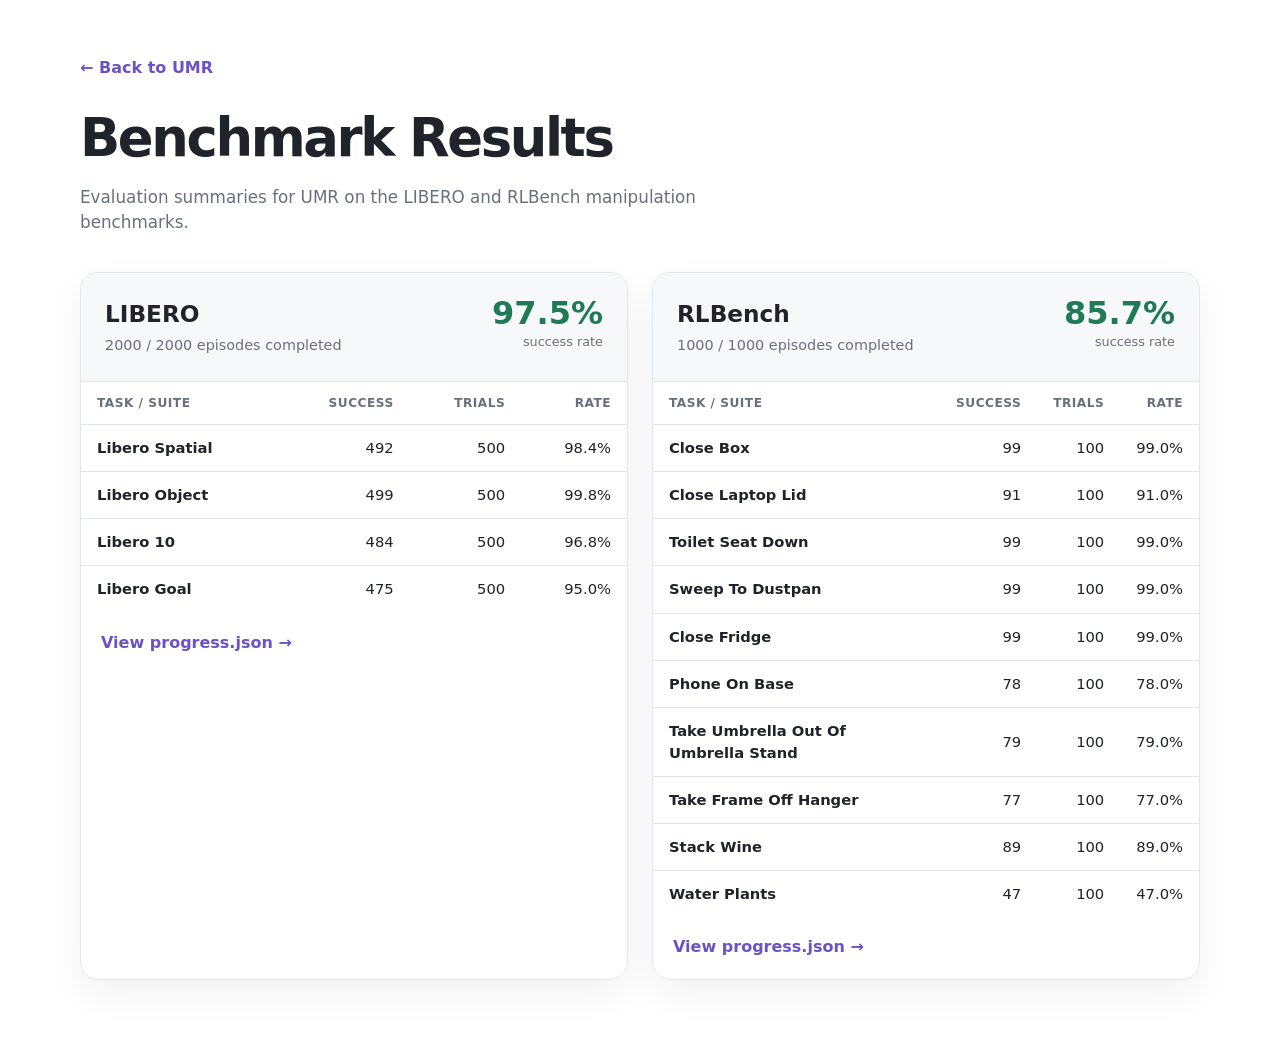
<file: docs/benchmark-results/index.html>
<!doctype html>
<html lang="en">
<head>
  <meta charset="utf-8">
  <meta name="viewport" content="width=device-width, initial-scale=1">
  <meta name="description" content="UMR benchmark evaluation results on LIBERO and RLBench.">
  <title>UMR Benchmark Results</title>
  <style>
    :root {
      color-scheme: light;
      --ink: #20232a;
      --muted: #69707d;
      --line: #e3e6eb;
      --panel: #f7f8fa;
      --accent: #6b52c7;
      --success: #1f7a55;
    }
    * { box-sizing: border-box; }
    body {
      margin: 0;
      color: var(--ink);
      background: #fff;
      font-family: Inter, ui-sans-serif, system-ui, -apple-system, BlinkMacSystemFont, "Segoe UI", sans-serif;
      line-height: 1.5;
    }
    main { width: min(1120px, calc(100% - 32px)); margin: 0 auto; padding: 56px 0 72px; }
    .back { color: var(--accent); text-decoration: none; font-weight: 650; }
    h1 { margin: 18px 0 8px; font-size: clamp(2rem, 5vw, 3.3rem); letter-spacing: -0.045em; }
    .lead { max-width: 720px; margin: 0; color: var(--muted); font-size: 1.05rem; }
    .grid { display: grid; grid-template-columns: repeat(2, minmax(0, 1fr)); gap: 24px; margin-top: 36px; }
    .card { overflow: hidden; border: 1px solid var(--line); border-radius: 18px; background: #fff; box-shadow: 0 14px 38px rgba(31, 38, 51, .06); }
    .card-head { display: flex; align-items: flex-start; justify-content: space-between; gap: 20px; padding: 24px; background: var(--panel); border-bottom: 1px solid var(--line); }
    .card h2 { margin: 0 0 4px; font-size: 1.45rem; }
    .status { margin: 0; color: var(--muted); font-size: .9rem; }
    .score { text-align: right; white-space: nowrap; }
    .score strong { display: block; color: var(--success); font-size: 2rem; line-height: 1; }
    .score span { color: var(--muted); font-size: .8rem; }
    .table-wrap { overflow-x: auto; }
    table { width: 100%; border-collapse: collapse; font-size: .92rem; }
    th, td { padding: 12px 16px; border-bottom: 1px solid var(--line); text-align: right; }
    th:first-child, td:first-child { text-align: left; }
    th { color: var(--muted); font-size: .76rem; letter-spacing: .04em; text-transform: uppercase; }
    tbody tr:last-child td { border-bottom: 0; }
    .name { font-weight: 620; }
    .raw { display: inline-block; margin: 18px 20px 20px; color: var(--accent); font-weight: 650; text-decoration: none; }
    .error { padding: 24px; color: #a33; }
    @media (max-width: 780px) {
      main { padding-top: 32px; }
      .grid { grid-template-columns: 1fr; }
      .card-head { padding: 20px; }
    }
  </style>
</head>
<body>
  <main>
    <a class="back" href="../">&larr; Back to UMR</a>
    <h1>Benchmark Results</h1>
    <p class="lead">Evaluation summaries for UMR on the LIBERO and RLBench manipulation benchmarks.</p>
    <div class="grid" id="results" aria-live="polite"></div>
  </main>
  <script>
    const benchmarks = [
      { title: 'LIBERO', path: 'libero/progress.json', collection: 'suites' },
      { title: 'RLBench', path: 'rlbench/progress.json', collection: 'tasks' }
    ];

    const percent = value => `${(Number(value || 0) * 100).toFixed(1)}%`;
    const label = value => String(value).replaceAll('_', ' ').replace(/\b\w/g, char => char.toUpperCase());

    async function renderBenchmark(benchmark) {
      const card = document.createElement('article');
      card.className = 'card';
      try {
        const response = await fetch(benchmark.path, { cache: 'no-store' });
        if (!response.ok) throw new Error(`HTTP ${response.status}`);
        const data = await response.json();
        const rows = Object.values(data[benchmark.collection] || {});
        card.innerHTML = `
          <header class="card-head">
            <div><h2>${benchmark.title}</h2><p class="status">${data.completed_episode_count} / ${data.expected_episode_count} episodes completed</p></div>
            <div class="score"><strong>${percent(data.success_rate)}</strong><span>success rate</span></div>
          </header>
          <div class="table-wrap"><table>
            <thead><tr><th>Task / Suite</th><th>Success</th><th>Trials</th><th>Rate</th></tr></thead>
            <tbody>${rows.map(row => `<tr><td class="name">${label(row.task || row.suite)}</td><td>${row.success_count}</td><td>${row.completed_episode_count}</td><td>${percent(row.success_rate)}</td></tr>`).join('')}</tbody>
          </table></div>
          <a class="raw" href="${benchmark.path}" target="_blank" rel="noopener noreferrer">View progress.json &rarr;</a>`;
      } catch (error) {
        card.innerHTML = `<header class="card-head"><div><h2>${benchmark.title}</h2></div></header><p class="error">Results could not be loaded.</p>`;
      }
      return card;
    }

    Promise.all(benchmarks.map(renderBenchmark)).then(cards => {
      document.getElementById('results').append(...cards);
    });
  </script>
</body>
</html>
</file>
